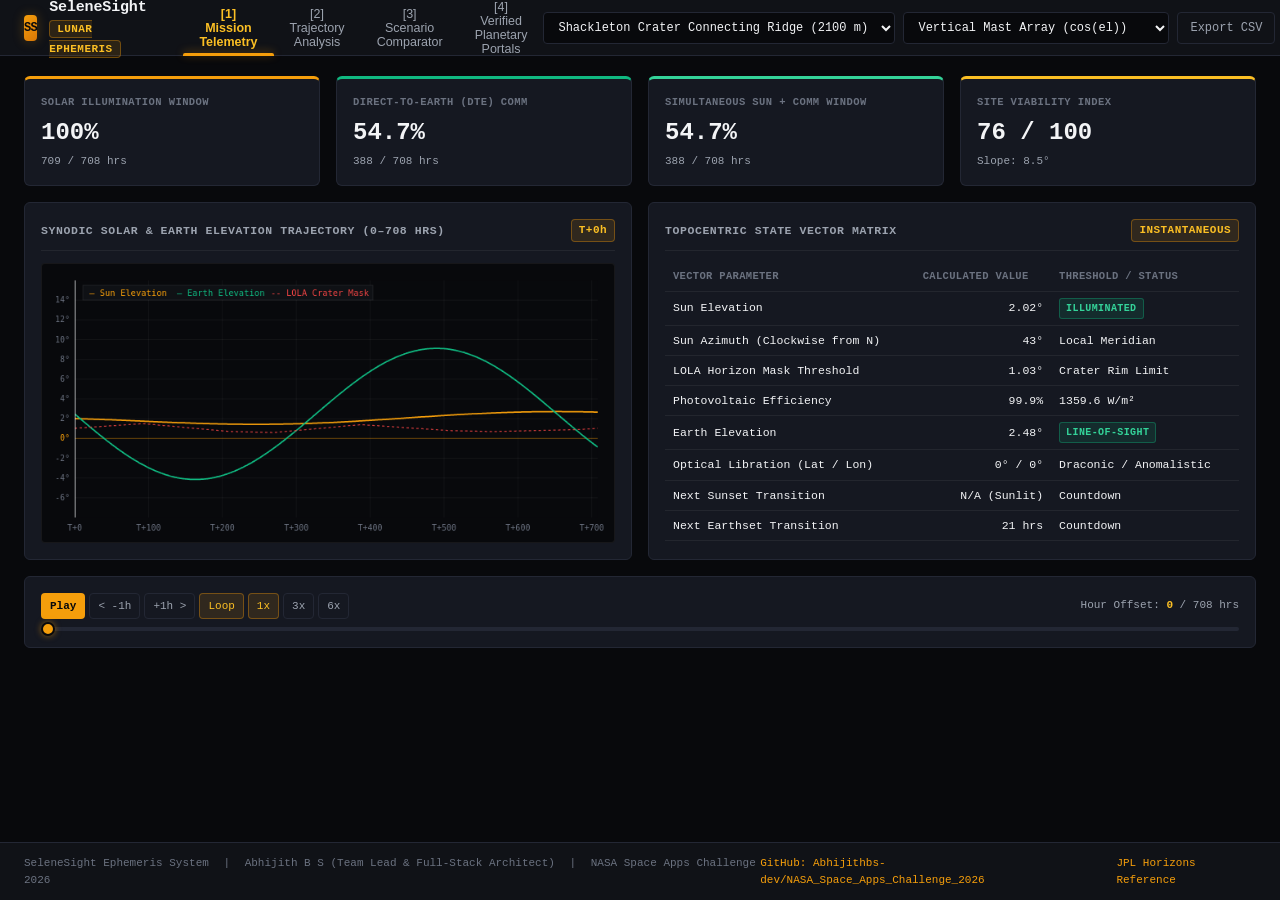
<file: index.html>
<!DOCTYPE html>
<html lang="en">
<head>
  <meta charset="UTF-8">
  <meta name="viewport" content="width=device-width, initial-scale=1.0">
  <title>SeleneSight — Lunar South Pole Ephemeris & Telemetry System</title>
  <meta name="description" content="Topocentric lunar south pole ephemeris calculation system. Evaluates solar grazing angles, direct-to-earth visibility, and photovoltaic power conversion.">
  <link rel="icon" href="data:image/svg+xml,<svg xmlns='http://www.w3.org/2000/svg' viewBox='0 0 32 32'><rect width='32' height='32' rx='4' fill='%230a0b0e'/><circle cx='16' cy='16' r='11' fill='none' stroke='%23f59e0b' stroke-width='2'/><circle cx='16' cy='16' r='3' fill='%2310b981'/><line x1='16' y1='2' x2='16' y2='30' stroke='%23f59e0b' stroke-width='1' stroke-opacity='0.4'/><line x1='2' y1='16' x2='30' y2='16' stroke='%23f59e0b' stroke-width='1' stroke-opacity='0.4'/></svg>">
  <style>
    /* ═════════════════════════════════════════════════════════════════════════
       SeleneSight Aerospace Mission Control Design System
       Theme: Lunar Basalt & Solar Grazing Amber (Strictly Zero Blue)
       ═════════════════════════════════════════════════════════════════════════ */
    :root {
      /* Base Lunar Basalt Palette */
      --color-basalt-black: #08090c;
      --color-basalt-surface: #101217;
      --color-basalt-card: #151821;
      --color-basalt-card-hover: #1c202c;
      --color-basalt-border: #232734;
      --color-basalt-border-subtle: rgba(255, 255, 255, 0.06);

      /* Solar Grazing Amber & Sunlight Gold */
      --color-solar-primary: #f59e0b;
      --color-solar-hover: #d97706;
      --color-solar-light: #fbbf24;
      --color-solar-surface: rgba(245, 158, 11, 0.12);
      --color-solar-border: rgba(245, 158, 11, 0.35);

      /* Communication / Line-of-Sight Phosphor Green */
      --color-comm-primary: #10b981;
      --color-comm-light: #34d399;
      --color-comm-surface: rgba(16, 185, 129, 0.12);
      --color-comm-border: rgba(16, 185, 129, 0.35);

      /* Crater Shadow & PSR Hazard Oxide Crimson */
      --color-hazard-primary: #ef4444;
      --color-hazard-surface: rgba(239, 68, 68, 0.12);
      --color-hazard-border: rgba(239, 68, 68, 0.35);

      /* Lunar Titanium Typography */
      --color-text-high: #f3f4f6;
      --color-text-medium: #9ca3af;
      --color-text-low: #6b7280;

      /* Typefaces */
      --font-stack-sans: -apple-system, BlinkMacSystemFont, "Segoe UI", Roboto, "Helvetica Neue", Arial, sans-serif;
      --font-stack-mono: ui-monospace, SFMono-Regular, "Roboto Mono", Menlo, Monaco, Consolas, monospace;
    }

    * {
      box-sizing: border-box;
      margin: 0;
      padding: 0;
    }

    body {
      background-color: var(--color-basalt-black);
      color: var(--color-text-high);
      font-family: var(--font-stack-mono);
      font-size: 13px;
      line-height: 1.5;
      min-height: 100vh;
      display: flex;
      flex-direction: column;
      overflow-x: hidden;
      -webkit-font-smoothing: antialiased;
    }

    /* ── Header Command Bar ── */
    .app-header {
      background: var(--color-basalt-surface);
      border-bottom: 1px solid var(--color-basalt-border);
      padding: 0 1.5rem;
      height: 56px;
      display: flex;
      align-items: center;
      justify-content: space-between;
      position: sticky;
      top: 0;
      z-index: 100;
    }

    .header-left {
      display: flex;
      align-items: center;
      gap: 1.5rem;
    }

    .brand-group {
      display: flex;
      align-items: center;
      gap: 0.75rem;
    }

    .brand-mark {
      width: 26px;
      height: 26px;
      border-radius: 4px;
      background: linear-gradient(135deg, var(--color-solar-primary), var(--color-solar-hover));
      display: flex;
      align-items: center;
      justify-content: center;
      font-weight: 700;
      font-size: 12px;
      color: #08090c;
      letter-spacing: -0.05em;
      box-shadow: 0 0 12px rgba(245, 158, 11, 0.25);
    }

    .brand-title {
      font-size: 15px;
      font-weight: 700;
      color: var(--color-text-high);
      letter-spacing: -0.01em;
    }

    .brand-tag {
      font-size: 11px;
      font-weight: 600;
      padding: 2px 7px;
      border-radius: 4px;
      background: var(--color-solar-surface);
      color: var(--color-solar-light);
      border: 1px solid var(--color-solar-border);
      font-family: var(--font-stack-mono);
      letter-spacing: 0.04em;
    }

    .nav-tabs {
      display: flex;
      height: 56px;
    }

    .tab-item {
      display: flex;
      align-items: center;
      padding: 0 1rem;
      color: var(--color-text-medium);
      font-size: 12.5px;
      font-weight: 500;
      text-decoration: none;
      border: none;
      background: none;
      cursor: pointer;
      position: relative;
      transition: color 0.15s ease;
    }

    .tab-item:hover {
      color: var(--color-text-high);
    }

    .tab-item.active {
      color: var(--color-solar-light);
      font-weight: 600;
    }

    .tab-item.active::after {
      content: "";
      position: absolute;
      bottom: 0;
      left: 0;
      right: 0;
      height: 2.5px;
      background: var(--color-solar-primary);
      border-radius: 2px 2px 0 0;
      box-shadow: 0 -1px 8px rgba(245, 158, 11, 0.4);
    }

    .header-right {
      display: flex;
      align-items: center;
      gap: 0.5rem;
    }

    /* ── Precision Form Controls ── */
    .control-select {
      background: var(--color-basalt-black);
      border: 1px solid var(--color-basalt-border);
      color: var(--color-text-high);
      padding: 6px 10px;
      border-radius: 4px;
      font-size: 12px;
      font-family: var(--font-stack-mono);
      outline: none;
      cursor: pointer;
      height: 32px;
      transition: border-color 0.15s;
    }

    .control-select:focus {
      border-color: var(--color-solar-primary);
    }

    .btn {
      display: inline-flex;
      align-items: center;
      justify-content: center;
      gap: 6px;
      height: 32px;
      padding: 0 12px;
      border-radius: 4px;
      font-size: 12px;
      font-weight: 500;
      font-family: var(--font-stack-mono);
      cursor: pointer;
      border: 1px solid transparent;
      transition: all 0.15s ease;
      white-space: nowrap;
    }

    .btn-solar {
      background: var(--color-solar-primary);
      color: #08090c;
      font-weight: 600;
    }

    .btn-solar:hover {
      background: var(--color-solar-light);
    }

    .btn-outline {
      background: transparent;
      border-color: var(--color-basalt-border);
      color: var(--color-text-medium);
    }

    .btn-outline:hover {
      background: var(--color-basalt-card-hover);
      color: var(--color-text-high);
      border-color: var(--color-text-low);
    }

    .btn-sm {
      height: 26px;
      padding: 0 8px;
      font-size: 11px;
    }

    .btn-toggle.active {
      background: var(--color-solar-surface);
      color: var(--color-solar-light);
      border-color: var(--color-solar-border);
    }

    /* ── Main Dashboard Container ── */
    .app-main {
      flex: 1;
      padding: 1.25rem 1.5rem;
      max-width: 1600px;
      width: 100%;
      margin: 0 auto;
    }

    .tab-panel {
      display: none;
    }

    .tab-panel.active {
      display: block;
    }

    /* Grid Layouts */
    .telemetry-dashboard-grid {
      display: grid;
      grid-template-columns: repeat(4, 1fr);
      gap: 1rem;
    }

    .card {
      background: var(--color-basalt-card);
      border: 1px solid var(--color-basalt-border);
      border-radius: 6px;
      padding: 1rem;
      display: flex;
      flex-direction: column;
    }

    .card-header {
      display: flex;
      align-items: center;
      justify-content: space-between;
      margin-bottom: 0.75rem;
      padding-bottom: 0.5rem;
      border-bottom: 1px solid var(--color-basalt-border-subtle);
    }

    .card-title {
      font-size: 11.5px;
      font-weight: 600;
      text-transform: uppercase;
      letter-spacing: 0.05em;
      color: var(--color-text-medium);
      display: flex;
      align-items: center;
      gap: 6px;
    }

    /* Avionics KPI Cards */
    .kpi-card {
      padding: 1rem;
      border-top: 3px solid var(--color-basalt-border);
    }

    .kpi-card.kpi-solar { border-top-color: var(--color-solar-primary); }
    .kpi-card.kpi-comm { border-top-color: var(--color-comm-primary); }
    .kpi-card.kpi-dual { border-top-color: var(--color-comm-light); }
    .kpi-card.kpi-viability { border-top-color: var(--color-solar-light); }

    .kpi-label {
      font-size: 10.5px;
      color: var(--color-text-low);
      font-weight: 600;
      text-transform: uppercase;
      letter-spacing: 0.04em;
    }

    .kpi-value {
      font-family: var(--font-stack-mono);
      font-size: 24px;
      font-weight: 700;
      color: var(--color-text-high);
      margin: 4px 0 2px 0;
    }

    .kpi-subtext {
      font-size: 11px;
      color: var(--color-text-medium);
      font-family: var(--font-stack-mono);
    }

    /* Span Layout Utilities */
    .span-2 { grid-column: span 2; }
    .span-4 { grid-column: span 4; }

    /* Precision Telemetry Data Table */
    .data-table {
      width: 100%;
      border-collapse: collapse;
      font-family: var(--font-stack-mono);
      font-size: 11.5px;
    }

    .data-table th, .data-table td {
      padding: 6px 8px;
      text-align: left;
      border-bottom: 1px solid var(--color-basalt-border-subtle);
    }

    .data-table th {
      color: var(--color-text-low);
      font-weight: 600;
      font-size: 10.5px;
      text-transform: uppercase;
      letter-spacing: 0.03em;
    }

    .data-table td.numeric {
      text-align: right;
    }

    .badge-status {
      display: inline-block;
      padding: 2px 6px;
      border-radius: 3px;
      font-size: 10px;
      font-weight: 600;
      text-transform: uppercase;
      letter-spacing: 0.04em;
    }

    .badge-ok { background: var(--color-comm-surface); color: var(--color-comm-light); border: 1px solid var(--color-comm-border); }
    .badge-warn { background: var(--color-solar-surface); color: var(--color-solar-light); border: 1px solid var(--color-solar-border); }
    .badge-alert { background: var(--color-hazard-surface); color: var(--color-hazard-primary); border: 1px solid var(--color-hazard-border); }

    /* Instrument Canvas Viewport */
    .canvas-container {
      background: #08090c;
      border: 1px solid var(--color-basalt-border-subtle);
      border-radius: 4px;
      display: flex;
      align-items: center;
      justify-content: center;
      position: relative;
      overflow: hidden;
    }

    .canvas-container canvas {
      display: block;
      width: 100%;
      height: auto;
    }

    /* Synodic Scrubber Bar */
    .scrubber-panel {
      display: flex;
      flex-direction: column;
      gap: 8px;
    }

    .scrubber-controls-row {
      display: flex;
      align-items: center;
      justify-content: space-between;
    }

    .playback-group {
      display: flex;
      align-items: center;
      gap: 4px;
    }

    .scrubber-range {
      width: 100%;
      height: 4px;
      background: var(--color-basalt-border);
      outline: none;
      -webkit-appearance: none;
      cursor: pointer;
      border-radius: 2px;
    }

    .scrubber-range::-webkit-slider-thumb {
      -webkit-appearance: none;
      width: 14px;
      height: 14px;
      border-radius: 50%;
      background: var(--color-solar-primary);
      cursor: pointer;
      border: 2px solid #08090c;
      box-shadow: 0 0 6px rgba(245, 158, 11, 0.5);
    }

    .scrubber-range::-moz-range-thumb {
      width: 14px;
      height: 14px;
      border-radius: 50%;
      background: var(--color-solar-primary);
      cursor: pointer;
      border: 2px solid #08090c;
    }

    /* Comparative Differential Matrix */
    .comparator-grid {
      display: grid;
      grid-template-columns: 1fr 1fr 1.2fr;
      gap: 1rem;
    }

    .delta-row {
      display: flex;
      align-items: center;
      justify-content: space-between;
      padding: 8px 10px;
      border-bottom: 1px solid var(--color-basalt-border-subtle);
      font-size: 12px;
    }

    .delta-val {
      font-family: var(--font-stack-mono);
      font-weight: 600;
    }

    .delta-pos { color: var(--color-comm-light); }
    .delta-neg { color: var(--color-hazard-primary); }
    .delta-zero { color: var(--color-text-low); }

    /* Planetary Deep Links Grid */
    .portal-grid {
      display: grid;
      grid-template-columns: repeat(2, 1fr);
      gap: 1rem;
      margin-top: 1rem;
    }

    .portal-card {
      background: var(--color-basalt-surface);
      border: 1px solid var(--color-basalt-border);
      border-radius: 6px;
      padding: 1rem;
      display: flex;
      flex-direction: column;
      gap: 0.5rem;
    }

    .portal-card h4 {
      font-size: 13px;
      color: var(--color-solar-light);
      display: flex;
      align-items: center;
      justify-content: space-between;
    }

    .portal-card p {
      font-size: 12px;
      color: var(--color-text-medium);
      line-height: 1.5;
    }

    .portal-card a {
      color: var(--color-solar-primary);
      text-decoration: none;
      font-size: 11.5px;
      font-weight: 600;
      margin-top: auto;
      display: inline-flex;
      align-items: center;
      gap: 4px;
    }

    .portal-card a:hover {
      color: var(--color-solar-light);
      text-decoration: underline;
    }

    /* ── Command Footer ── */
    .app-footer {
      background: var(--color-basalt-surface);
      border-top: 1px solid var(--color-basalt-border);
      padding: 0.75rem 1.5rem;
      display: flex;
      align-items: center;
      justify-content: space-between;
      font-size: 11px;
      color: var(--color-text-low);
      margin-top: auto;
    }

    .footer-links {
      display: flex;
      gap: 1.25rem;
    }

    .footer-links a {
      color: var(--color-solar-primary);
      text-decoration: none;
    }

    .footer-links a:hover {
      text-decoration: underline;
    }

    /* ── Responsive Viewports ── */
    @media (max-width: 1100px) {
      .telemetry-dashboard-grid { grid-template-columns: repeat(2, 1fr); }
      .span-2 { grid-column: span 2; }
      .span-4 { grid-column: span 2; }
      .comparator-grid { grid-template-columns: 1fr; }
      .portal-grid { grid-template-columns: 1fr; }
    }

    @media (max-width: 700px) {
      .telemetry-dashboard-grid { grid-template-columns: 1fr; }
      .span-2, .span-4 { grid-column: span 1; }
      .app-header { flex-direction: column; height: auto; padding: 0.5rem 1rem; gap: 0.5rem; }
      .header-left { width: 100%; justify-content: space-between; }
      .nav-tabs { width: 100%; overflow-x: auto; height: 40px; }
    }
  </style>
</head>
<body>

  <!-- Command Header Bar -->
  <header class="app-header">
    <div class="header-left">
      <div class="brand-group">
        <div class="brand-mark">SS</div>
        <div>
          <span class="brand-title">SeleneSight</span>
          <span class="brand-tag">LUNAR EPHEMERIS</span>
        </div>
      </div>

      <nav class="nav-tabs" id="navTabs">
        <button class="tab-item active" data-tab="telemetry">[1] Mission Telemetry</button>
        <button class="tab-item" data-tab="ephemeris">[2] Trajectory Analysis</button>
        <button class="tab-item" data-tab="comparator">[3] Scenario Comparator</button>
        <button class="tab-item" data-tab="portals">[4] Verified Planetary Portals</button>
      </nav>
    </div>

    <div class="header-right">
      <select id="siteSelector" class="control-select" aria-label="Select landing site"></select>
      <select id="arrayTypeSelect" class="control-select" aria-label="Select solar array configuration">
        <option value="vertical_mast">Vertical Mast Array (cos(el))</option>
        <option value="sun_tracking">2-Axis Sun Tracking (100%)</option>
        <option value="horizontal_deck">Horizontal Deck Array (sin(el))</option>
      </select>
      <button id="btnExportCSV" class="btn btn-outline" title="Export ephemeris in JPL Horizons format">Export CSV</button>
      <button id="btnExportJSON" class="btn btn-outline" title="Export raw trajectory in JSON format">Export JSON</button>
    </div>
  </header>

  <!-- Main Viewport -->
  <main class="app-main">

    <!-- TAB 1: Mission Telemetry -->
    <section id="tab-telemetry" class="tab-panel active">
      <div class="telemetry-dashboard-grid">

        <!-- KPI 1 -->
        <div class="card kpi-card kpi-solar">
          <div class="kpi-label">Solar Illumination Window</div>
          <div class="kpi-value" id="kpiSunlitPct">--%</div>
          <div class="kpi-subtext" id="kpiSunlitHours">-- / 708 hrs</div>
        </div>

        <!-- KPI 2 -->
        <div class="card kpi-card kpi-comm">
          <div class="kpi-label">Direct-to-Earth (DTE) Comm</div>
          <div class="kpi-value" id="kpiDtePct">--%</div>
          <div class="kpi-subtext" id="kpiDteHours">-- / 708 hrs</div>
        </div>

        <!-- KPI 3 -->
        <div class="card kpi-card kpi-dual">
          <div class="kpi-label">Simultaneous Sun + Comm Window</div>
          <div class="kpi-value" id="kpiDualPct">--%</div>
          <div class="kpi-subtext" id="kpiDualHours">-- / 708 hrs</div>
        </div>

        <!-- KPI 4 -->
        <div class="card kpi-card kpi-viability">
          <div class="kpi-label">Site Viability Index</div>
          <div class="kpi-value" id="kpiViabilityScore">-- / 100</div>
          <div class="kpi-subtext" id="kpiSlopeGrade">Slope: -- deg</div>
        </div>

        <!-- Canvas: 708-Hour Mathematical Trajectory Curves -->
        <div class="card span-2">
          <div class="card-header">
            <span class="card-title">Synodic Solar & Earth Elevation Trajectory (0–708 hrs)</span>
            <span class="brand-tag" id="currentEpochBadge">T+0h</span>
          </div>
          <div class="canvas-container">
            <canvas id="telemetryCurveCanvas" width="700" height="340"></canvas>
          </div>
        </div>

        <!-- Real-Time State Readout Table -->
        <div class="card span-2">
          <div class="card-header">
            <span class="card-title">Topocentric State Vector Matrix</span>
            <span class="brand-tag">INSTANTANEOUS</span>
          </div>

          <table class="data-table">
            <thead>
              <tr>
                <th>Vector Parameter</th>
                <th>Calculated Value</th>
                <th>Threshold / Status</th>
              </tr>
            </thead>
            <tbody>
              <tr>
                <td>Sun Elevation</td>
                <td class="numeric" id="cellSunEl">-- deg</td>
                <td id="statusSunLit"><span class="badge-status badge-warn">EVALUATING</span></td>
              </tr>
              <tr>
                <td>Sun Azimuth (Clockwise from N)</td>
                <td class="numeric" id="cellSunAz">-- deg</td>
                <td>Local Meridian</td>
              </tr>
              <tr>
                <td>LOLA Horizon Mask Threshold</td>
                <td class="numeric" id="cellSunMask">-- deg</td>
                <td>Crater Rim Limit</td>
              </tr>
              <tr>
                <td>Photovoltaic Efficiency</td>
                <td class="numeric" id="cellArrayEff">--%</td>
                <td id="cellSolarFlux">-- W/m²</td>
              </tr>
              <tr>
                <td>Earth Elevation</td>
                <td class="numeric" id="cellEarthEl">-- deg</td>
                <td id="statusEarthVis"><span class="badge-status badge-warn">EVALUATING</span></td>
              </tr>
              <tr>
                <td>Optical Libration (Lat / Lon)</td>
                <td class="numeric" id="cellLibration">-- / -- deg</td>
                <td>Draconic / Anomalistic</td>
              </tr>
              <tr>
                <td>Next Sunset Transition</td>
                <td class="numeric" id="cellNextSunset">-- hrs</td>
                <td>Countdown</td>
              </tr>
              <tr>
                <td>Next Earthset Transition</td>
                <td class="numeric" id="cellNextEarthset">-- hrs</td>
                <td>Countdown</td>
              </tr>
            </tbody>
          </table>
        </div>

        <!-- Timeline Scrubber Control Bar -->
        <div class="card span-4 scrubber-panel">
          <div class="scrubber-controls-row">
            <div class="playback-group">
              <button id="btnPlayPause" class="btn btn-solar btn-sm" title="Toggle simulation animation">Play</button>
              <button id="btnStepBack" class="btn btn-outline btn-sm" title="Step backward 1 hour">&lt; -1h</button>
              <button id="btnStepForward" class="btn btn-outline btn-sm" title="Step forward 1 hour">+1h &gt;</button>
              <button id="btnLoop" class="btn btn-outline btn-sm btn-toggle active" title="Synodic cycle auto-loop active">Loop</button>
              <button id="btnSpeed1" class="btn btn-outline btn-sm btn-toggle active">1x</button>
              <button id="btnSpeed3" class="btn btn-outline btn-sm btn-toggle">3x</button>
              <button id="btnSpeed6" class="btn btn-outline btn-sm btn-toggle">6x</button>
            </div>
            <div style="font-family: var(--font-stack-mono); font-size: 11px; color: var(--color-text-medium);">
              Hour Offset: <strong id="lblHourOffset" style="color: var(--color-solar-light);">0</strong> / 708 hrs
            </div>
          </div>
          <input type="range" id="timelineSlider" class="scrubber-range" min="0" max="708" value="0">
        </div>

      </div>
    </section>

    <!-- TAB 2: Trajectory Analysis -->
    <section id="tab-ephemeris" class="tab-panel">
      <div class="card" style="margin-bottom: 1rem;">
        <div class="card-header">
          <span class="card-title">Topocentric Skyplot & Panorama</span>
          <div class="playback-group">
            <button id="btnViewPolar" class="btn btn-outline btn-sm btn-toggle active">Polar Reticle (360° Dome)</button>
            <button id="btnViewLinear" class="btn btn-outline btn-sm btn-toggle">Cartesian Panorama (0°–360°)</button>
          </div>
        </div>
        <div class="canvas-container">
          <canvas id="skyplotCanvas" width="960" height="520"></canvas>
        </div>
      </div>
    </section>

    <!-- TAB 3: Scenario Comparator -->
    <section id="tab-comparator" class="tab-panel">
      <div class="comparator-grid">
        <div class="card">
          <div class="card-header">
            <span class="card-title">Scenario A (Reference Site)</span>
          </div>
          <select id="selectScenarioA" class="control-select" style="margin-bottom: 10px;"></select>
          <div id="statsScenarioA"></div>
        </div>

        <div class="card">
          <div class="card-header">
            <span class="card-title">Scenario B (Candidate Site)</span>
          </div>
          <select id="selectScenarioB" class="control-select" style="margin-bottom: 10px;"></select>
          <div id="statsScenarioB"></div>
        </div>

        <div class="card">
          <div class="card-header">
            <span class="card-title">Comparative Trade-Off Delta (B minus A)</span>
          </div>
          <div id="deltaResults"></div>
        </div>
      </div>
    </section>

    <!-- TAB 4: Verified Planetary Portals -->
    <section id="tab-portals" class="tab-panel">
      <div class="card">
        <div class="card-header">
          <span class="card-title">Integrated Planetary Resources & Space Agency Standards</span>
        </div>
        <p style="color: var(--color-text-medium); line-height: 1.6; margin-bottom: 1rem;">
          SeleneSight links directly with official planetary data systems from NASA, JPL, and the Canadian Space Agency. All topocentric elevation algorithms are verified against LOLA digital elevation models and JPL Horizons ephemeris outputs.
        </p>

        <div class="portal-grid">
          <!-- Portal 1: QuickMap -->
          <div class="portal-card">
            <h4>NASA LROC QuickMap <span class="badge-status badge-ok">LRO / LOLA</span></h4>
            <p>Interactive planetary GIS hosting Narrow Angle Camera (NAC) mosaics, LOLA topography, and slope hazard distributions for all 12 candidate Artemis polar sites.</p>
            <a id="linkQuickMap" href="https://quickmap.lroc.asu.edu/" target="_blank" rel="noopener">Open Active Site in LROC QuickMap →</a>
          </div>

          <!-- Portal 2: Moon Trek -->
          <div class="portal-card">
            <h4>NASA Moon Trek <span class="badge-status badge-ok">JPL / NASA</span></h4>
            <p>Coordinate-anchored 3D terrain viewer providing digital elevation profiles, crater rim crest elevations, and rover traverse route planning.</p>
            <a id="linkMoonTrek" href="https://trek.nasa.gov/moon/" target="_blank" rel="noopener">Open Active Site in NASA Moon Trek →</a>
          </div>

          <!-- Portal 3: JPL Horizons -->
          <div class="portal-card">
            <h4>JPL Horizons On-Line Ephemeris <span class="badge-status badge-ok">NASA SSD</span></h4>
            <p>Solar System Dynamics benchmark verifying sub-solar drift (0.5079°/hr), 1 AU solar irradiance (1,361.0 W/m²), and optical libration amplitudes (±6.68° lat, ±7.90° lon).</p>
            <a id="linkHorizons" href="https://ssd.jpl.nasa.gov/horizons/app.html#/" target="_blank" rel="noopener">Access JPL Horizons Web App →</a>
          </div>

          <!-- Portal 4: CSA Moon Exploration -->
          <div class="portal-card">
            <h4>Canadian Space Agency (CSA) <span class="badge-status badge-ok">Canadarm3 / LUV</span></h4>
            <p>Operational partner modeling lunar south pole power requirements for the Canadian Lunar Utility Rover and Gateway NRHO communication passes serviced by Canadarm3.</p>
            <a href="https://www.asc-csa.gc.ca/eng/astronomy/moon-exploration/" target="_blank" rel="noopener">Review CSA Moon Exploration Brief →</a>
          </div>
        </div>
      </div>
    </section>

  </main>

  <!-- Command Footer -->
  <footer class="app-footer">
    <div>
      <span>SeleneSight Ephemeris System</span>
      <span style="margin: 0 8px;">|</span>
      <span>Abhijith B S (Team Lead & Full-Stack Architect)</span>
      <span style="margin: 0 8px;">|</span>
      <span>NASA Space Apps Challenge 2026</span>
    </div>
    <div class="footer-links">
      <a href="https://github.com/Abhijithbs-dev/NASA_Space_Apps_Challenge_2026.git" target="_blank" rel="noopener">GitHub: Abhijithbs-dev/NASA_Space_Apps_Challenge_2026</a>
      <a href="https://ssd.jpl.nasa.gov/horizons/" target="_blank" rel="noopener">JPL Horizons Reference</a>
    </div>
  </footer>

  <!-- Master Core Orchestrator -->
  <script type="module">
    import { InterfaceContract } from './src/core/interfaceContract.js';
    import { ephemerisEngine } from './src/core/ephemerisEngine.js';
    import { appState } from './src/core/appState.js';

    // Expose for runtime telemetry inspection and browser evaluation
    window.InterfaceContract = InterfaceContract;
    window.ephemerisEngine = ephemerisEngine;
    window.appState = appState;

    /**
     * Renders mathematical trajectory curves (Solar/Earth elevation vs time) on canvas.
     * Theme: Solar Grazing Amber & Phosphor Avionics Green (Zero Blue).
     * @param {!HTMLCanvasElement} canvas
     * @param {!Object} cycleData
     * @param {number} currentHour
     */
    function renderTrajectoryCurveCanvas(canvas, cycleData, currentHour) {
      if (!canvas || !cycleData || !cycleData.steps) return;
      const ctx = canvas.getContext('2d');
      const w = canvas.width;
      const h = canvas.height;
      const padL = 40;
      const padR = 20;
      const padT = 20;
      const padB = 30;
      const plotW = w - padL - padR;
      const plotH = h - padT - padB;

      ctx.clearRect(0, 0, w, h);

      // Basalt background
      ctx.fillStyle = '#08090c';
      ctx.fillRect(padL, padT, plotW, plotH);

      const elMin = -8;
      const elMax = 16;
      const yForEl = (el) => padT + plotH * (1.0 - (el - elMin) / (elMax - elMin));
      const xForHour = (hr) => padL + (hr / 708.0) * plotW;

      // Elevation horizontal grid
      ctx.lineWidth = 1;
      for (let el = -6; el <= 14; el += 2) {
        const y = yForEl(el);
        ctx.strokeStyle = el === 0 ? 'rgba(245, 158, 11, 0.45)' : 'rgba(255, 255, 255, 0.05)';
        ctx.beginPath();
        ctx.moveTo(padL, y);
        ctx.lineTo(padL + plotW, y);
        ctx.stroke();

        ctx.fillStyle = el === 0 ? '#f59e0b' : '#6b7280';
        ctx.font = '10px ui-monospace, SFMono-Regular, monospace';
        ctx.textAlign = 'right';
        ctx.fillText(`${el}°`, padL - 6, y + 3);
      }

      // Vertical time grid (every 100 hours)
      for (let hr = 0; hr <= 708; hr += 100) {
        const x = xForHour(hr);
        ctx.strokeStyle = 'rgba(255, 255, 255, 0.05)';
        ctx.beginPath();
        ctx.moveTo(x, padT);
        ctx.lineTo(x, padT + plotH);
        ctx.stroke();

        ctx.fillStyle = '#6b7280';
        ctx.font = '10px ui-monospace, SFMono-Regular, monospace';
        ctx.textAlign = 'center';
        ctx.fillText(`T+${hr}`, x, padT + plotH + 16);
      }

      // Plot boundary clipping
      ctx.save();
      ctx.beginPath();
      ctx.rect(padL, padT, plotW, plotH);
      ctx.clip();

      const steps = cycleData.steps;

      // 1. Draw Solar Elevation Curve (Solar Grazing Amber)
      ctx.strokeStyle = '#f59e0b';
      ctx.lineWidth = 1.75;
      ctx.beginPath();
      for (let i = 0; i < steps.length; i++) {
        const x = xForHour(steps[i].hourOffset);
        const y = yForEl(steps[i].sunElDeg);
        if (i === 0) ctx.moveTo(x, y);
        else ctx.lineTo(x, y);
      }
      ctx.stroke();

      // 2. Draw Earth Elevation Curve (Phosphor Avionics Green)
      ctx.strokeStyle = '#10b981';
      ctx.lineWidth = 1.75;
      ctx.beginPath();
      for (let i = 0; i < steps.length; i++) {
        const x = xForHour(steps[i].hourOffset);
        const y = yForEl(steps[i].earthElDeg);
        if (i === 0) ctx.moveTo(x, y);
        else ctx.lineTo(x, y);
      }
      ctx.stroke();

      // 3. Draw LOLA Crater-Rim Mask Threshold (Oxide Crimson dashed)
      ctx.strokeStyle = 'rgba(239, 68, 68, 0.85)';
      ctx.lineWidth = 1.25;
      ctx.setLineDash([3, 3]);
      ctx.beginPath();
      for (let i = 0; i < steps.length; i++) {
        const x = xForHour(steps[i].hourOffset);
        const y = yForEl(steps[i].sunHorizonMaskDeg);
        if (i === 0) ctx.moveTo(x, y);
        else ctx.lineTo(x, y);
      }
      ctx.stroke();
      ctx.setLineDash([]);

      // 4. Current Time Needle
      const needleX = xForHour(currentHour);
      ctx.strokeStyle = '#f3f4f6';
      ctx.lineWidth = 1.5;
      ctx.beginPath();
      ctx.moveTo(needleX, padT);
      ctx.lineTo(needleX, padT + plotH);
      ctx.stroke();

      ctx.restore();

      // Header Legend with protective backdrop pill
      const legX = padL + 10;
      const legY = padT + 6;
      ctx.fillStyle = 'rgba(16, 18, 23, 0.90)';
      ctx.fillRect(legX, legY, 355, 18);
      ctx.strokeStyle = 'rgba(255, 255, 255, 0.08)';
      ctx.strokeRect(legX, legY, 355, 18);

      ctx.font = '10.5px ui-monospace, SFMono-Regular, monospace';
      ctx.textAlign = 'left';
      ctx.fillStyle = '#f59e0b';
      ctx.fillText('— Sun Elevation', legX + 8, legY + 13);
      ctx.fillStyle = '#10b981';
      ctx.fillText('— Earth Elevation', legX + 115, legY + 13);
      ctx.fillStyle = '#ef4444';
      ctx.fillText('-- LOLA Crater Mask', legX + 230, legY + 13);
    }

    /**
     * Renders topocentric skyplot or linear panorama on canvas.
     */
    function renderSkyplotCanvas(canvas, cycleData, currentHour, viewMode) {
      if (!canvas || !cycleData || !cycleData.steps || cycleData.steps.length === 0) return;
      const ctx = canvas.getContext('2d');
      const w = canvas.width;
      const h = canvas.height;
      const steps = cycleData.steps;
      const step = steps[currentHour] || steps[0];

      ctx.clearRect(0, 0, w, h);

      if (viewMode === 'polar') {
        const cx = w / 2;
        const cy = h / 2;
        const maxR = Math.min(w, h) * 0.42;

        // Background
        ctx.fillStyle = '#08090c';
        ctx.beginPath();
        ctx.arc(cx, cy, maxR, 0, Math.PI * 2);
        ctx.fill();

        // Concentric elevation rings
        [0, 5, 15, 45].forEach((el) => {
          const r = maxR * (1.0 - (el / 90.0));
          ctx.strokeStyle = el === 0 ? 'rgba(245, 158, 11, 0.4)' : 'rgba(255, 255, 255, 0.08)';
          ctx.beginPath();
          ctx.arc(cx, cy, r, 0, Math.PI * 2);
          ctx.stroke();

          ctx.fillStyle = el === 0 ? '#f59e0b' : '#6b7280';
          ctx.font = '10px ui-monospace, SFMono-Regular, monospace';
          ctx.fillText(`${el}°`, cx + 4, cy - r + 11);
        });

        // Azimuth spokes (30° step matching 12 LOLA sectors)
        for (let az = 0; az < 360; az += 30) {
          const rad = (az - 90) * (Math.PI / 180);
          ctx.strokeStyle = (az % 90 === 0) ? 'rgba(255, 255, 255, 0.16)' : 'rgba(255, 255, 255, 0.08)';
          ctx.beginPath();
          ctx.moveTo(cx, cy);
          ctx.lineTo(cx + maxR * Math.cos(rad), cy + maxR * Math.sin(rad));
          ctx.stroke();

          // Cardinal direction & azimuth degree labels
          const labelR = maxR + 14;
          const lx = cx + labelR * Math.cos(rad);
          const ly = cy + labelR * Math.sin(rad);

          let text;
          if (az === 0) text = 'N 000°';
          else if (az === 90) text = 'E 090°';
          else if (az === 180) text = 'S 180°';
          else if (az === 270) text = 'W 270°';
          else text = `${String(az).padStart(3, '0')}°`;

          ctx.font = '9.5px ui-monospace, SFMono-Regular, monospace';
          ctx.fillStyle = (az % 90 === 0) ? '#f3f4f6' : '#6b7280';
          ctx.textAlign = 'center';
          ctx.textBaseline = 'middle';
          ctx.fillText(text, lx, ly);
        }

        // LOLA Crater-Rim Mask (Oxide Crimson obstructed annular region outside rim: r_mask <= r <= maxR)
        if (cycleData.site && Array.isArray(cycleData.site.horizonProfile)) {
          const prof = cycleData.site.horizonProfile;
          // Shading obstructed annular region
          ctx.beginPath();
          ctx.arc(cx, cy, maxR, -Math.PI / 2, Math.PI * 1.5, false);
          for (let a = 360; a >= 0; a -= 2) {
            const maskEl = ephemerisEngine.interpolateHorizon(prof, a);
            const r = maxR * Math.max(0.0, 1.0 - (maskEl / 90.0));
            const rad = (a - 90) * (Math.PI / 180);
            const px = cx + r * Math.cos(rad);
            const py = cy + r * Math.sin(rad);
            ctx.lineTo(px, py);
          }
          ctx.closePath();
          ctx.fillStyle = 'rgba(239, 68, 68, 0.20)';
          ctx.fill();

          // Prominent crater rim boundary stroke
          ctx.beginPath();
          for (let a = 0; a <= 360; a += 2) {
            const maskEl = ephemerisEngine.interpolateHorizon(prof, a);
            const r = maxR * Math.max(0.0, 1.0 - (maskEl / 90.0));
            const rad = (a - 90) * (Math.PI / 180);
            const px = cx + r * Math.cos(rad);
            const py = cy + r * Math.sin(rad);
            if (a === 0) ctx.moveTo(px, py);
            else ctx.lineTo(px, py);
          }
          ctx.closePath();
          ctx.strokeStyle = 'rgba(239, 68, 68, 0.85)';
          ctx.lineWidth = 1.5;
          ctx.stroke();
        }

        // Sun Orbit Track (Solar Amber dots)
        ctx.fillStyle = 'rgba(245, 158, 11, 0.35)';
        for (let i = 0; i < steps.length; i += 4) {
          const s = steps[i];
          const r = maxR * (1.0 - Math.max(0, s.sunElDeg) / 90.0);
          const rad = (s.sunAzDeg - 90) * (Math.PI / 180);
          ctx.beginPath();
          ctx.arc(cx + r * Math.cos(rad), cy + r * Math.sin(rad), 1.5, 0, Math.PI * 2);
          ctx.fill();
        }

        // Earth Libration Loop (Avionics Green dots)
        ctx.fillStyle = 'rgba(16, 185, 129, 0.4)';
        for (let i = 0; i < steps.length; i += 4) {
          const s = steps[i];
          const r = maxR * (1.0 - Math.max(0, s.earthElDeg) / 90.0);
          const rad = (s.earthAzDeg - 90) * (Math.PI / 180);
          ctx.beginPath();
          ctx.arc(cx + r * Math.cos(rad), cy + r * Math.sin(rad), 2, 0, Math.PI * 2);
          ctx.fill();
        }

        // Active Sun Marker with Gold Halo
        const sunR = maxR * (1.0 - Math.max(0, step.sunElDeg) / 90.0);
        const sunRad = (step.sunAzDeg - 90) * (Math.PI / 180);
        ctx.fillStyle = '#f59e0b';
        ctx.beginPath();
        ctx.arc(cx + sunR * Math.cos(sunRad), cy + sunR * Math.sin(sunRad), 6, 0, Math.PI * 2);
        ctx.fill();
        ctx.strokeStyle = '#fff';
        ctx.stroke();

        // Active Earth Marker with Green Halo
        const earthR = maxR * (1.0 - Math.max(0, step.earthElDeg) / 90.0);
        const earthRad = (step.earthAzDeg - 90) * (Math.PI / 180);
        ctx.fillStyle = '#10b981';
        ctx.beginPath();
        ctx.arc(cx + earthR * Math.cos(earthRad), cy + earthR * Math.sin(earthRad), 5, 0, Math.PI * 2);
        ctx.fill();
        ctx.strokeStyle = '#fff';
        ctx.stroke();

      } else {
        // Cartesian Linear Panorama: X: Azimuth [0°, 360°], Y: Elevation [-10°, +45°]
        const padL = 50;
        const padR = 25;
        const padT = 30;
        const padB = 40;
        const pW = w - padL - padR;
        const pH = h - padT - padB;

        // Basalt Black sky background
        ctx.fillStyle = '#08090c';
        ctx.fillRect(padL, padT, pW, pH);

        const elMin = -10.0;
        const elMax = 45.0;
        const xForAz = (az) => padL + (az / 360.0) * pW;
        const yForEl = (el) => padT + pH * (1.0 - (el - elMin) / (elMax - elMin));

        // Horizontal elevation gridlines
        const elGrid = [-10, 0, 10, 20, 30, 40];
        ctx.lineWidth = 1;
        for (const el of elGrid) {
          const y = yForEl(el);
          ctx.strokeStyle = el === 0 ? 'rgba(245, 158, 11, 0.45)' : 'rgba(255, 255, 255, 0.06)';
          ctx.beginPath();
          ctx.moveTo(padL, y);
          ctx.lineTo(padL + pW, y);
          ctx.stroke();

          ctx.fillStyle = el === 0 ? '#f59e0b' : '#6b7280';
          ctx.font = '10px ui-monospace, SFMono-Regular, monospace';
          ctx.textAlign = 'right';
          ctx.textBaseline = 'middle';
          ctx.fillText(`${el > 0 ? '+' : ''}${el}°`, padL - 6, y);
        }

        // Vertical azimuth gridlines (every 30° matching 12 LOLA sectors)
        for (let az = 0; az <= 360; az += 30) {
          const x = xForAz(az);
          ctx.strokeStyle = (az % 90 === 0) ? 'rgba(255, 255, 255, 0.14)' : 'rgba(255, 255, 255, 0.05)';
          ctx.beginPath();
          ctx.moveTo(x, padT);
          ctx.lineTo(x, padT + pH);
          ctx.stroke();

          let text;
          if (az === 0) text = 'N 000°';
          else if (az === 90) text = 'E 090°';
          else if (az === 180) text = 'S 180°';
          else if (az === 270) text = 'W 270°';
          else if (az === 360) text = 'N 360°';
          else text = `${String(az).padStart(3, '0')}°`;

          ctx.fillStyle = (az % 90 === 0) ? '#f3f4f6' : '#6b7280';
          ctx.font = '9.5px ui-monospace, SFMono-Regular, monospace';
          ctx.textAlign = 'center';
          ctx.textBaseline = 'top';
          ctx.fillText(text, x, padT + pH + 8);
        }

        // Clip plot viewport
        ctx.save();
        ctx.beginPath();
        ctx.rect(padL, padT, pW, pH);
        ctx.clip();

        // LOLA Crater-Rim Horizon Profile & Shaded Terrain
        if (cycleData.site && Array.isArray(cycleData.site.horizonProfile)) {
          const prof = cycleData.site.horizonProfile;

          // Shaded terrain below crater rim down to bottom
          ctx.beginPath();
          ctx.moveTo(padL, padT + pH);
          for (let az = 0; az <= 360; az += 1) {
            const maskEl = ephemerisEngine.interpolateHorizon(prof, az);
            ctx.lineTo(xForAz(az), yForEl(maskEl));
          }
          ctx.lineTo(padL + pW, padT + pH);
          ctx.closePath();
          ctx.fillStyle = 'rgba(239, 68, 68, 0.18)';
          ctx.fill();

          // Stroke crater rim profile curve
          ctx.beginPath();
          for (let az = 0; az <= 360; az += 1) {
            const maskEl = ephemerisEngine.interpolateHorizon(prof, az);
            const x = xForAz(az);
            const y = yForEl(maskEl);
            if (az === 0) ctx.moveTo(x, y);
            else ctx.lineTo(x, y);
          }
          ctx.strokeStyle = 'rgba(239, 68, 68, 0.85)';
          ctx.lineWidth = 1.5;
          ctx.stroke();
        }

        // Sun Trajectory Trace (Solar Grazing Amber)
        ctx.fillStyle = 'rgba(245, 158, 11, 0.35)';
        for (let i = 0; i < steps.length; i += 3) {
          const s = steps[i];
          const x = xForAz(s.sunAzDeg);
          const y = yForEl(s.sunElDeg);
          ctx.beginPath();
          ctx.arc(x, y, 1.5, 0, Math.PI * 2);
          ctx.fill();
        }

        // Earth Trajectory Trace (Phosphor Avionics Green)
        ctx.fillStyle = 'rgba(16, 185, 129, 0.40)';
        for (let i = 0; i < steps.length; i += 3) {
          const s = steps[i];
          const x = xForAz(s.earthAzDeg);
          const y = yForEl(s.earthElDeg);
          ctx.beginPath();
          ctx.arc(x, y, 2.0, 0, Math.PI * 2);
          ctx.fill();
        }

        // Active Sun Marker with Gold Halo & Label
        const sunX = xForAz(step.sunAzDeg);
        const sunY = yForEl(step.sunElDeg);
        ctx.fillStyle = '#f59e0b';
        ctx.beginPath();
        ctx.arc(sunX, sunY, 6, 0, Math.PI * 2);
        ctx.fill();
        ctx.strokeStyle = '#ffffff';
        ctx.lineWidth = 1.5;
        ctx.stroke();

        ctx.font = '10px ui-monospace, SFMono-Regular, monospace';
        ctx.fillStyle = '#fbbf24';
        ctx.textAlign = sunX > padL + pW - 130 ? 'right' : 'left';
        ctx.textBaseline = 'bottom';
        const sunOffset = sunX > padL + pW - 130 ? -10 : 10;
        ctx.fillText(`SUN [${step.sunAzDeg.toFixed(1)}°, ${step.sunElDeg.toFixed(1)}°]`, sunX + sunOffset, sunY - 4);

        // Active Earth Marker with Green Halo & Label
        const earthX = xForAz(step.earthAzDeg);
        const earthY = yForEl(step.earthElDeg);
        ctx.fillStyle = '#10b981';
        ctx.beginPath();
        ctx.arc(earthX, earthY, 5, 0, Math.PI * 2);
        ctx.fill();
        ctx.strokeStyle = '#ffffff';
        ctx.lineWidth = 1.5;
        ctx.stroke();

        ctx.font = '10px ui-monospace, SFMono-Regular, monospace';
        ctx.fillStyle = '#34d399';
        ctx.textAlign = earthX > padL + pW - 140 ? 'right' : 'left';
        ctx.textBaseline = 'top';
        const earthOffset = earthX > padL + pW - 140 ? -10 : 10;
        ctx.fillText(`EARTH [${step.earthAzDeg.toFixed(1)}°, ${step.earthElDeg.toFixed(1)}°]`, earthX + earthOffset, earthY + 8);

        ctx.restore();

        // Header Legend with protective backdrop pill
        const legX = padL + 10;
        const legY = padT + 6;
        ctx.fillStyle = 'rgba(16, 18, 23, 0.90)';
        ctx.fillRect(legX, legY, 355, 18);
        ctx.strokeStyle = 'rgba(255, 255, 255, 0.08)';
        ctx.strokeRect(legX, legY, 355, 18);

        ctx.font = '10.5px ui-monospace, SFMono-Regular, monospace';
        ctx.textAlign = 'left';
        ctx.textBaseline = 'middle';
        ctx.fillStyle = '#f59e0b';
        ctx.fillText('— Sun Trajectory', legX + 8, legY + 9);
        ctx.fillStyle = '#10b981';
        ctx.fillText('— Earth Libration', legX + 120, legY + 9);
        ctx.fillStyle = '#ef4444';
        ctx.fillText('-- LOLA Crater Rim', legX + 235, legY + 9);
      }
    }

    /**
     * Updates portal deep link URLs dynamically based on the active landing site.
     * @param {!Object} site
     */
    function updatePortalLinks(site) {
      if (!site) return;
      const qm = document.getElementById('linkQuickMap');
      const mt = document.getElementById('linkMoonTrek');
      const hz = document.getElementById('linkHorizons');

      if (qm) {
        const d = 1.5;
        const ext = `${(site.lon - d).toFixed(3)},${(site.lat - d).toFixed(3)},${(site.lon + d).toFixed(3)},${(site.lat + d).toFixed(3)}`;
        qm.href = `https://quickmap.lroc.asu.edu/?extent=${ext}&proj=10&layers=nrbtLSF%2CLunar_LRO_LOLA_ClrShade_Global_128ppd%2CLunar_LRO_LROC_NAC_SouthPole85_10m`;
      }

      if (mt) {
        mt.href = `https://trek.nasa.gov/moon/#v=0.1&x=${site.lon.toFixed(3)}&y=${site.lat.toFixed(3)}&z=6`;
      }

      if (hz) {
        hz.href = 'https://ssd.jpl.nasa.gov/horizons/app.html#/';
      }
    }

    // Bootstrap Master Ephemeris System
    function bootstrap() {
      // 1. Initialize State with canonical NASA candidate sites
      const candidateSites = InterfaceContract.getMockSites();
      appState.init(candidateSites);

      // 2. Populate Site Dropdowns
      const siteSelector = document.getElementById('siteSelector');
      const selA = document.getElementById('selectScenarioA');
      const selB = document.getElementById('selectScenarioB');
      siteSelector.innerHTML = '';
      if (selA) selA.innerHTML = '';
      if (selB) selB.innerHTML = '';

      appState.sites.forEach(s => {
        const opt = document.createElement('option');
        opt.value = s.id;
        opt.textContent = `${s.name} (${s.elevM} m)`;
        siteSelector.appendChild(opt);
        if (selA) selA.appendChild(opt.cloneNode(true));
        if (selB) selB.appendChild(opt.cloneNode(true));
      });

      if (selB && appState.sites.length > 1) {
        selB.selectedIndex = 1;
        appState.setScenarioSite('B', appState.sites[1].id);
      }

      // 3. Event Listeners
      siteSelector.addEventListener('change', (e) => appState.setActiveSite(e.target.value));
      document.getElementById('arrayTypeSelect').addEventListener('change', (e) => appState.setArrayType(e.target.value));

      if (selA) selA.addEventListener('change', (e) => appState.setScenarioSite('A', e.target.value));
      if (selB) selB.addEventListener('change', (e) => appState.setScenarioSite('B', e.target.value));

      const slider = document.getElementById('timelineSlider');
      slider.addEventListener('input', (e) => appState.setHour(parseFloat(e.target.value)));

      const btnPlay = document.getElementById('btnPlayPause');
      btnPlay.addEventListener('click', () => appState.togglePlay());

      document.getElementById('btnStepBack')?.addEventListener('click', () => {
        appState.setHour(Math.max(0, appState.currentHour - 1));
      });
      document.getElementById('btnStepForward')?.addEventListener('click', () => {
        appState.setHour(Math.min(708, appState.currentHour + 1));
      });
      const btnLoop = document.getElementById('btnLoop');
      btnLoop?.addEventListener('click', () => {
        btnLoop.classList.toggle('active');
      });

      document.getElementById('btnSpeed1').addEventListener('click', () => appState.setPlaySpeed(1));
      document.getElementById('btnSpeed3').addEventListener('click', () => appState.setPlaySpeed(3));
      document.getElementById('btnSpeed6').addEventListener('click', () => appState.setPlaySpeed(6));

      document.getElementById('btnViewPolar').addEventListener('click', () => appState.setViewMode('polar'));
      document.getElementById('btnViewLinear').addEventListener('click', () => appState.setViewMode('linear'));

      // Tab switcher
      document.querySelectorAll('.tab-item').forEach(btn => {
        btn.addEventListener('click', (e) => {
          document.querySelectorAll('.tab-item').forEach(b => b.classList.remove('active'));
          document.querySelectorAll('.tab-panel').forEach(p => p.classList.remove('active'));
          e.currentTarget.classList.add('active');
          const tabKey = e.currentTarget.getAttribute('data-tab');
          document.getElementById(`tab-${tabKey}`).classList.add('active');
          appState.setActiveTab(tabKey);
          updateUI();
        });
      });

      // Export handlers
      document.getElementById('btnExportCSV').addEventListener('click', () => {
        const csv = appState.exportToCSV();
        const blob = new Blob([csv], { type: 'text/csv;charset=utf-8;' });
        const url = URL.createObjectURL(blob);
        const a = document.createElement('a');
        a.href = url;
        a.download = `selenesight_${appState.activeSite.id}_ephemeris.csv`;
        a.click();
        URL.revokeObjectURL(url);
      });

      document.getElementById('btnExportJSON').addEventListener('click', () => {
        const json = appState.exportToJSON();
        const blob = new Blob([json], { type: 'application/json;charset=utf-8;' });
        const url = URL.createObjectURL(blob);
        const a = document.createElement('a');
        a.href = url;
        a.download = `selenesight_${appState.activeSite.id}_ephemeris.json`;
        a.click();
        URL.revokeObjectURL(url);
      });

      // Update Scenario Comparator UI
      function updateScenarioUI() {
        const selA = document.getElementById('selectScenarioA');
        const selB = document.getElementById('selectScenarioB');
        if (selA && appState.scenarioA) selA.value = appState.scenarioA.siteId;
        if (selB && appState.scenarioB) selB.value = appState.scenarioB.siteId;

        const a = appState.scenarioA.cycleData;
        const b = appState.scenarioB.cycleData;
        const delta = appState.computeScenarioDelta();

        const aEl = document.getElementById('statsScenarioA');
        const bEl = document.getElementById('statsScenarioB');
        const deltaEl = document.getElementById('deltaResults');

        if (a && aEl) {
          aEl.innerHTML = `
            <div class="delta-row"><span>Elevation:</span><span class="delta-val">${a.site.elevM} m</span></div>
            <div class="delta-row"><span>Mean Slope:</span><span class="delta-val">${a.site.slopeDeg}°</span></div>
            <div class="delta-row"><span>Sunlit Window:</span><span class="delta-val">${a.sunlitPct}% (${a.sunlitHours}h)</span></div>
            <div class="delta-row"><span>DTE Comm Window:</span><span class="delta-val">${a.dtePct}% (${a.dteHours}h)</span></div>
            <div class="delta-row"><span>Viability Score:</span><span class="delta-val" style="color:var(--color-solar-light);">${a.viabilityScore} / 100</span></div>
          `;
        }

        if (b && bEl) {
          bEl.innerHTML = `
            <div class="delta-row"><span>Elevation:</span><span class="delta-val">${b.site.elevM} m</span></div>
            <div class="delta-row"><span>Mean Slope:</span><span class="delta-val">${b.site.slopeDeg}°</span></div>
            <div class="delta-row"><span>Sunlit Window:</span><span class="delta-val">${b.sunlitPct}% (${b.sunlitHours}h)</span></div>
            <div class="delta-row"><span>DTE Comm Window:</span><span class="delta-val">${b.dtePct}% (${b.dteHours}h)</span></div>
            <div class="delta-row"><span>Viability Score:</span><span class="delta-val" style="color:var(--color-solar-light);">${b.viabilityScore} / 100</span></div>
          `;
        }

        if (delta && deltaEl) {
          const fmt = (v, unit = '') => {
            const cls = v > 0 ? 'delta-pos' : v < 0 ? 'delta-neg' : 'delta-zero';
            const sgn = v > 0 ? '+' : '';
            return `<span class="delta-val ${cls}">${sgn}${v}${unit}</span>`;
          };

          deltaEl.innerHTML = `
            <div class="delta-row"><span>Sunlight Duration Delta:</span>${fmt(delta.sunlitHoursDelta, ' hrs')}</div>
            <div class="delta-row"><span>DTE Comm Duration Delta:</span>${fmt(delta.dteHoursDelta, ' hrs')}</div>
            <div class="delta-row"><span>Simultaneous Dual Window Delta:</span>${fmt(delta.dualHoursDelta, ' hrs')}</div>
            <div class="delta-row"><span>Viability Score Delta:</span>${fmt(delta.viabilityScoreDelta, ' pts')}</div>
            <div class="delta-row"><span>Elevation Difference:</span>${fmt(delta.elevMDelta, ' m')}</div>
            <div class="delta-row"><span>Slope Difference:</span>${fmt(delta.slopeDelta, '°')}</div>
          `;
        }
      }

      // Synchronize All UI Elements
      function updateUI() {
        const data = appState.cycleData;
        if (!data || !data.steps) return;

        const curH = appState.currentHour;
        const step = data.steps[curH] || data.steps[0];

        // 1. KPIs
        document.getElementById('kpiSunlitPct').textContent = `${data.sunlitPct}%`;
        document.getElementById('kpiSunlitHours').textContent = `${data.sunlitHours} / 708 hrs`;
        document.getElementById('kpiDtePct').textContent = `${data.dtePct}%`;
        document.getElementById('kpiDteHours').textContent = `${data.dteHours} / 708 hrs`;
        document.getElementById('kpiDualPct').textContent = `${data.dualPct}%`;
        document.getElementById('kpiDualHours').textContent = `${data.dualHours} / 708 hrs`;
        document.getElementById('kpiViabilityScore').textContent = `${data.viabilityScore} / 100`;
        document.getElementById('kpiSlopeGrade').textContent = `Slope: ${data.site.slopeDeg}°`;

        // 2. Telemetry Details
        document.getElementById('currentEpochBadge').textContent = `T+${curH}h`;
        document.getElementById('lblHourOffset').textContent = curH;
        document.getElementById('timelineSlider').value = curH;

        document.getElementById('cellSunEl').textContent = `${step.sunElDeg}°`;
        document.getElementById('cellSunAz').textContent = `${step.sunAzDeg}°`;
        document.getElementById('cellSunMask').textContent = `${step.sunHorizonMaskDeg}°`;
        document.getElementById('cellArrayEff').textContent = `${step.arrayEfficiency}%`;
        document.getElementById('cellSolarFlux').textContent = `${step.solarFluxWm2} W/m²`;
        document.getElementById('cellEarthEl').textContent = `${step.earthElDeg}°`;
        document.getElementById('cellLibration').textContent = `${step.libLatDeg}° / ${step.libLonDeg}°`;

        // Status Badges
        const sunBadge = document.getElementById('statusSunLit');
        sunBadge.innerHTML = step.isSunlit
          ? '<span class="badge-status badge-ok">ILLUMINATED</span>'
          : '<span class="badge-status badge-alert">SHADOWED</span>';

        const earthBadge = document.getElementById('statusEarthVis');
        earthBadge.innerHTML = step.isEarthVisible
          ? '<span class="badge-status badge-ok">LINE-OF-SIGHT</span>'
          : '<span class="badge-status badge-alert">OCCULTED</span>';

        // Countdowns
        const cd = ephemerisEngine.getTransitionCountdowns(data.steps, curH);
        document.getElementById('cellNextSunset').textContent = cd.nextSunset !== null ? `${cd.nextSunset} hrs` : 'N/A (Sunlit)';
        document.getElementById('cellNextEarthset').textContent = cd.nextEarthset !== null ? `${cd.nextEarthset} hrs` : 'N/A (LOS Lock)';

        // Playback button text
        btnPlay.textContent = appState.isPlaying ? 'Pause' : 'Play';
        [1, 3, 6].forEach(spd => {
          const b = document.getElementById(`btnSpeed${spd}`);
          if (b) {
            if (appState.playSpeed === spd) b.classList.add('active');
            else b.classList.remove('active');
          }
        });

        // View Mode buttons
        const bPol = document.getElementById('btnViewPolar');
        const bLin = document.getElementById('btnViewLinear');
        if (bPol && bLin) {
          if (appState.viewMode === 'polar') {
            bPol.classList.add('active'); bLin.classList.remove('active');
          } else {
            bLin.classList.add('active'); bPol.classList.remove('active');
          }
        }

        // Render Canvases
        renderTrajectoryCurveCanvas(
          document.getElementById('telemetryCurveCanvas'),
          data,
          curH
        );

        renderSkyplotCanvas(
          document.getElementById('skyplotCanvas'),
          data,
          curH,
          appState.viewMode
        );

        // Update External Portal Links
        updatePortalLinks(data.site);

        // Update Scenario Tab
        updateScenarioUI();
      }

      // Reactive Bindings
      appState.addEventListener('cycleChanged', updateUI);
      appState.addEventListener('hourChanged', updateUI);
      appState.addEventListener('siteChanged', () => {
        siteSelector.value = appState.activeSite.id;
        updateUI();
      });
      appState.addEventListener('arrayTypeChanged', () => {
        const arrSel = document.getElementById('arrayTypeSelect');
        if (arrSel) arrSel.value = appState.arrayType;
        updateUI();
      });
      appState.addEventListener('tabChanged', () => {
        const tabKey = appState.activeTab;
        document.querySelectorAll('.tab-item').forEach(b => {
          b.classList.toggle('active', b.getAttribute('data-tab') === tabKey);
        });
        document.querySelectorAll('.tab-panel').forEach(p => {
          p.classList.toggle('active', p.id === `tab-${tabKey}`);
        });
        updateUI();
      });
      appState.addEventListener('viewModeChanged', updateUI);
      appState.addEventListener('playStateChanged', updateUI);
      appState.addEventListener('speedChanged', updateUI);
      appState.addEventListener('scenariosUpdated', updateScenarioUI);

      // Initial execution
      updateUI();
    }

    if (document.readyState === 'loading') {
      window.addEventListener('DOMContentLoaded', bootstrap);
    } else {
      bootstrap();
    }
  </script>
</body>
</html>
</file>
